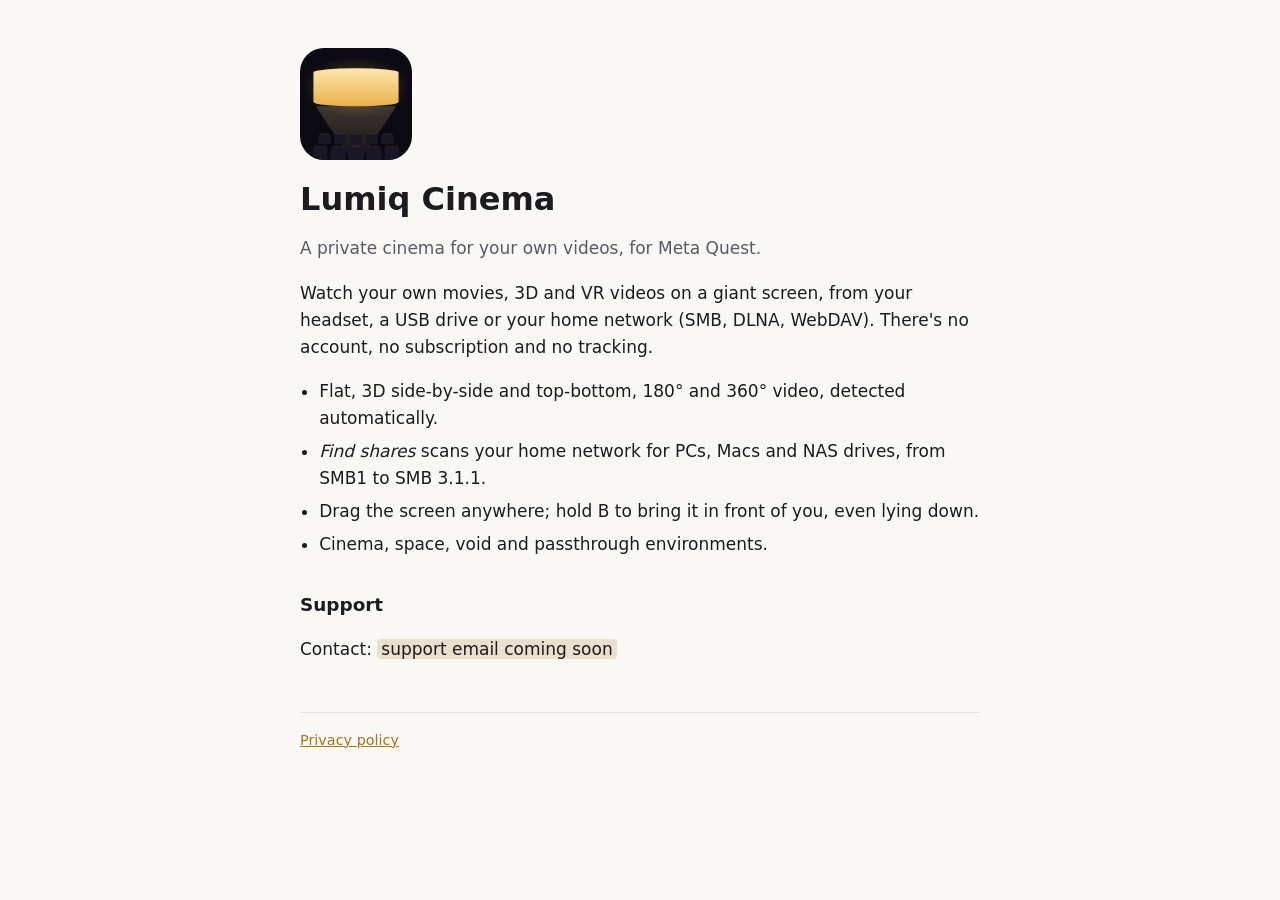
<file: index.html>
<!doctype html>
<html lang="en">
<head>
  <meta charset="utf-8">
  <meta name="viewport" content="width=device-width, initial-scale=1">
  <title>Lumiq Cinema</title>
  <meta name="description" content="Lumiq Cinema: a private cinema for your own videos on Meta Quest.">
  <link rel="icon" href="icon.svg" type="image/svg+xml">
  <link rel="stylesheet" href="style.css">
</head>
<body>
<main>
  <img class="app-icon" src="icon.svg" width="112" height="112" alt="Lumiq Cinema app icon">
  <h1>Lumiq Cinema</h1>
  <p class="muted">A private cinema for your own videos, for Meta Quest.</p>

  <p>Watch your own movies, 3D and VR videos on a giant screen, from your headset, a USB drive or
  your home network (SMB, DLNA, WebDAV). There's no account, no subscription and no tracking.</p>

  <ul>
    <li>Flat, 3D side-by-side and top-bottom, 180° and 360° video, detected automatically.</li>
    <li><em>Find shares</em> scans your home network for PCs, Macs and NAS drives, from SMB1 to SMB 3.1.1.</li>
    <li>Drag the screen anywhere; hold B to bring it in front of you, even lying down.</li>
    <li>Cinema, space, void and passthrough environments.</li>
  </ul>

  <h2>Support</h2>
  <p>Contact: <span class="placeholder">support email coming soon</span></p>

  <footer class="muted"><a href="privacy/">Privacy policy</a></footer>
</main>
</body>
</html>
</file>
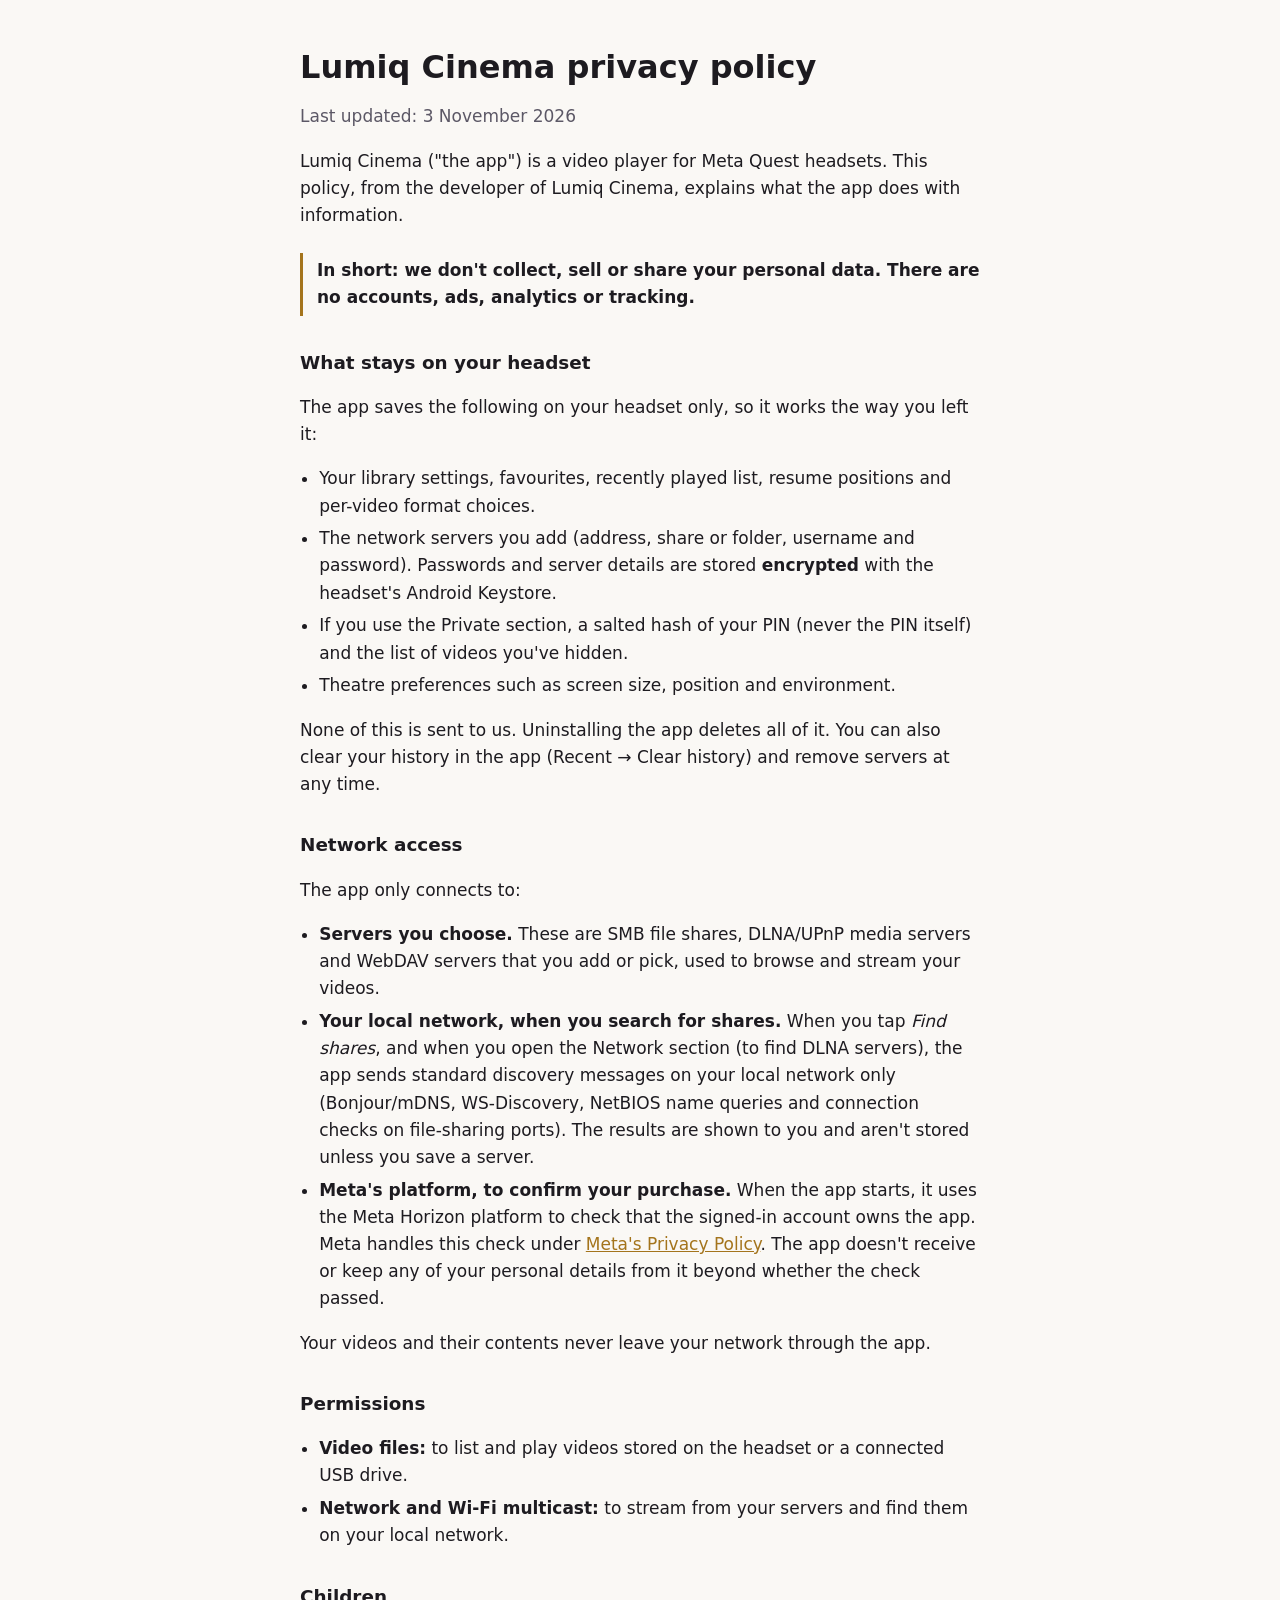
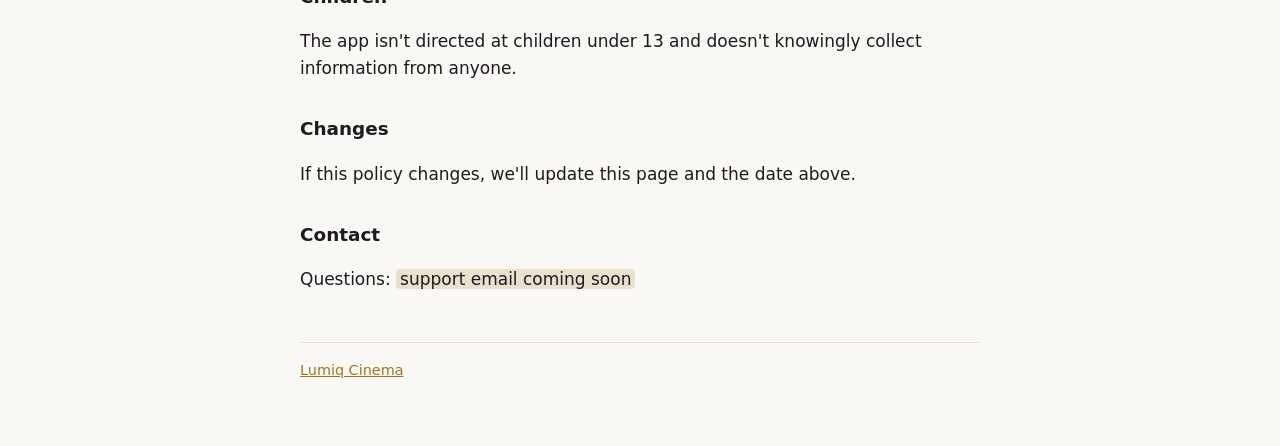
<file: privacy/index.html>
<!doctype html>
<html lang="en">
<head>
  <meta charset="utf-8">
  <meta name="viewport" content="width=device-width, initial-scale=1">
  <title>Lumiq Cinema Privacy Policy</title>
  <meta name="description" content="Privacy policy for Lumiq Cinema, a video player for Meta Quest.">
  <link rel="icon" href="../icon.svg" type="image/svg+xml">
  <link rel="stylesheet" href="../style.css">
</head>
<body>
<main>
  <h1>Lumiq Cinema privacy policy</h1>
  <p class="muted">Last updated: 3 November 2026</p>

  <p>Lumiq Cinema ("the app") is a video player for Meta Quest headsets. This policy, from the
  developer of Lumiq Cinema, explains what the app does with information.</p>

  <p class="summary"><strong>In short: we don't collect, sell or share your personal data. There are
  no accounts, ads, analytics or tracking.</strong></p>

  <h2>What stays on your headset</h2>
  <p>The app saves the following on your headset only, so it works the way you left it:</p>
  <ul>
    <li>Your library settings, favourites, recently played list, resume positions and per-video
      format choices.</li>
    <li>The network servers you add (address, share or folder, username and password). Passwords
      and server details are stored <strong>encrypted</strong> with the headset's Android Keystore.</li>
    <li>If you use the Private section, a salted hash of your PIN (never the PIN itself) and the list
      of videos you've hidden.</li>
    <li>Theatre preferences such as screen size, position and environment.</li>
  </ul>
  <p>None of this is sent to us. Uninstalling the app deletes all of it. You can also clear your
  history in the app (Recent → Clear history) and remove servers at any time.</p>

  <h2>Network access</h2>
  <p>The app only connects to:</p>
  <ul>
    <li><strong>Servers you choose.</strong> These are SMB file shares, DLNA/UPnP media servers and
      WebDAV servers that you add or pick, used to browse and stream your videos.</li>
    <li><strong>Your local network, when you search for shares.</strong> When you tap
      <em>Find shares</em>, and when you open the Network section (to find DLNA servers), the app
      sends standard discovery messages on your local network only (Bonjour/mDNS, WS-Discovery,
      NetBIOS name queries and connection checks on file-sharing ports). The results are shown to
      you and aren't stored unless you save a server.</li>
    <li><strong>Meta's platform, to confirm your purchase.</strong> When the app starts, it uses the
      Meta Horizon platform to check that the signed-in account owns the app. Meta handles this check
      under <a href="https://www.meta.com/legal/privacy-policy/">Meta's Privacy Policy</a>. The app
      doesn't receive or keep any of your personal details from it beyond whether the check
      passed.</li>
  </ul>
  <p>Your videos and their contents never leave your network through the app.</p>

  <h2>Permissions</h2>
  <ul>
    <li><strong>Video files:</strong> to list and play videos stored on the headset or a connected
      USB drive.</li>
    <li><strong>Network and Wi-Fi multicast:</strong> to stream from your servers and find them on
      your local network.</li>
  </ul>

  <h2>Children</h2>
  <p>The app isn't directed at children under 13 and doesn't knowingly collect information from
  anyone.</p>

  <h2>Changes</h2>
  <p>If this policy changes, we'll update this page and the date above.</p>

  <h2>Contact</h2>
  <p>Questions: <span class="placeholder">support email coming soon</span></p>

  <footer class="muted"><a href="../">Lumiq Cinema</a></footer>
</main>
</body>
</html>
</file>
<file: style.css>
:root {
  --bg: #faf8f5;
  --fg: #1d1b20;
  --muted: #5c5866;
  --accent: #a4741c;
  --rule: #e4dfd6;
}
@media (prefers-color-scheme: dark) {
  :root {
    --bg: #0e0d12;
    --fg: #ece7f2;
    --muted: #b8b2c4;
    --accent: #e8b04a;
    --rule: #2a2733;
  }
}
* { box-sizing: border-box; }
body {
  margin: 0;
  background: var(--bg);
  color: var(--fg);
  font: 17px/1.6 system-ui, -apple-system, "Segoe UI", Roboto, sans-serif;
}
main { max-width: 720px; margin: 0 auto; padding: 48px 20px 64px; }
h1 { font-size: 2rem; line-height: 1.2; margin: 0 0 4px; }
h2 { font-size: 1.15rem; margin: 2rem 0 0.5rem; }
p, li { color: var(--fg); }
.muted { color: var(--muted); }
a { color: var(--accent); }
ul { padding-left: 1.2rem; }
li { margin: 0.35rem 0; }
.summary { border-left: 3px solid var(--accent); padding: 4px 0 4px 14px; margin: 1.5rem 0; }
.placeholder { background: color-mix(in srgb, var(--accent) 18%, transparent); padding: 0 4px; border-radius: 4px; }
footer { margin-top: 3rem; padding-top: 1rem; border-top: 1px solid var(--rule); font-size: 0.9rem; }
.app-icon { display: block; width: 112px; height: 112px; border-radius: 24px; margin: 0 0 20px; }
</file>
